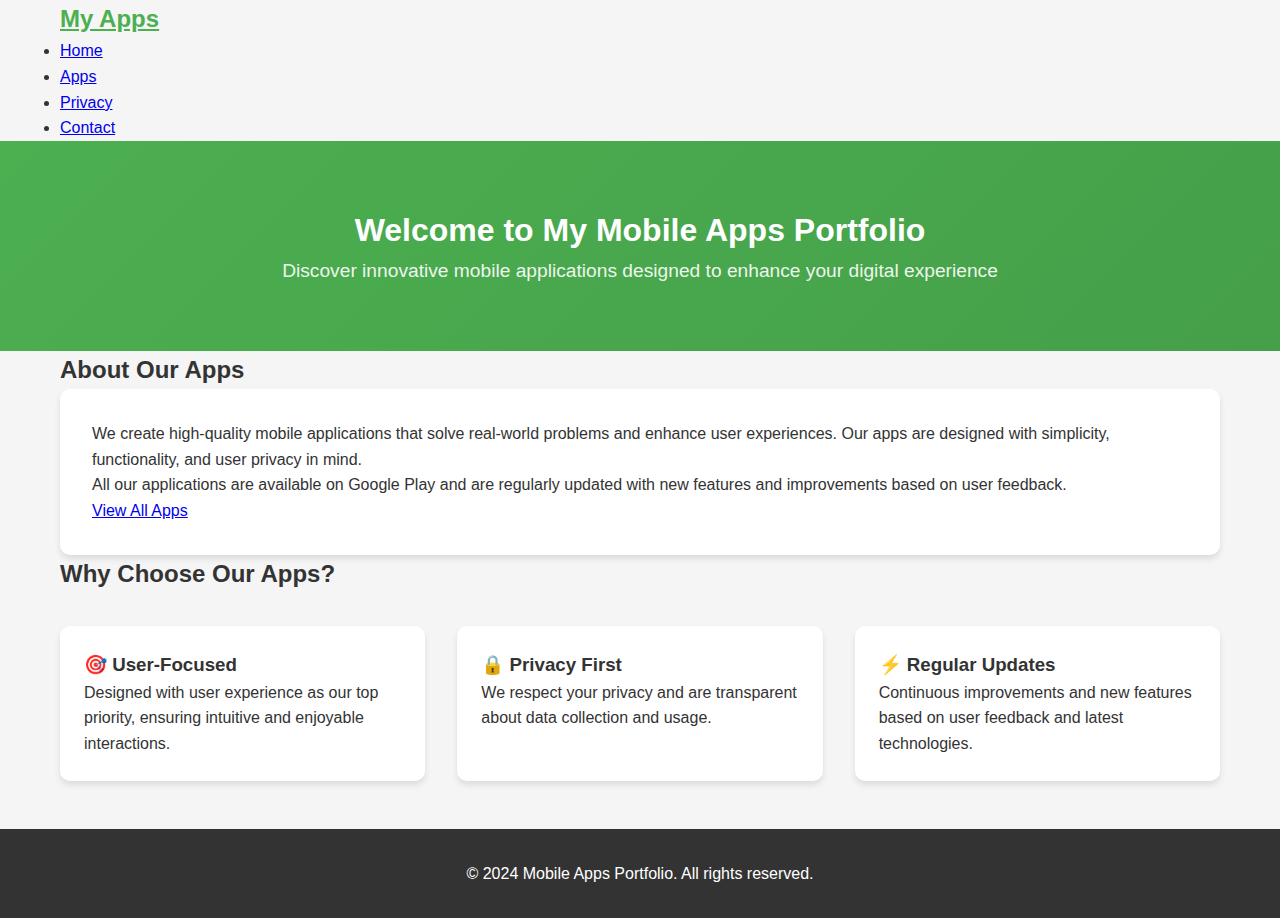
<file: index.html>
<!DOCTYPE html>
<html lang="en">
<head>
    <meta charset="UTF-8">
    <meta name="viewport" content="width=device-width, initial-scale=1.0">
    <meta name="description" content="Portfolio of mobile applications - Discover our innovative apps available on Google Play">
    <meta name="keywords" content="mobile apps, Android apps, Google Play, applications, portfolio">
    <meta name="author" content="Showgo1130">
    <meta property="og:title" content="Mobile Apps Portfolio">
    <meta property="og:description" content="Discover our innovative mobile applications available on Google Play">
    <meta property="og:type" content="website">
    <title>Mobile Apps Portfolio - Home</title>
    <link rel="stylesheet" href="css/style.css">
</head>
<body>
    <header>
        <nav class="container">
            <a href="index.html" class="logo">My Apps</a>
            <ul class="nav-links">
                <li><a href="index.html">Home</a></li>
                <li><a href="apps/index.html">Apps</a></li>
                <li><a href="privacy.html">Privacy</a></li>
                <li><a href="contact.html">Contact</a></li>
            </ul>
        </nav>
    </header>

    <div class="hero">
        <div class="container">
            <h1>Welcome to My Mobile Apps Portfolio</h1>
            <p>Discover innovative mobile applications designed to enhance your digital experience</p>
        </div>
    </div>

    <main class="container">
        <section>
            <h2>About Our Apps</h2>
            <div style="background: white; padding: 2rem; border-radius: 10px; box-shadow: 0 4px 6px rgba(0,0,0,0.1);">
                <p>We create high-quality mobile applications that solve real-world problems and enhance user experiences. Our apps are designed with simplicity, functionality, and user privacy in mind.</p>
                <p>All our applications are available on Google Play and are regularly updated with new features and improvements based on user feedback.</p>
                <a href="apps/index.html" class="button">View All Apps</a>
            </div>
        </section>

        <section>
            <h2>Why Choose Our Apps?</h2>
            <div class="app-grid">
                <div style="background: white; padding: 1.5rem; border-radius: 10px; box-shadow: 0 4px 6px rgba(0,0,0,0.1);">
                    <h3>🎯 User-Focused</h3>
                    <p>Designed with user experience as our top priority, ensuring intuitive and enjoyable interactions.</p>
                </div>
                <div style="background: white; padding: 1.5rem; border-radius: 10px; box-shadow: 0 4px 6px rgba(0,0,0,0.1);">
                    <h3>🔒 Privacy First</h3>
                    <p>We respect your privacy and are transparent about data collection and usage.</p>
                </div>
                <div style="background: white; padding: 1.5rem; border-radius: 10px; box-shadow: 0 4px 6px rgba(0,0,0,0.1);">
                    <h3>⚡ Regular Updates</h3>
                    <p>Continuous improvements and new features based on user feedback and latest technologies.</p>
                </div>
            </div>
        </section>
    </main>

    <footer>
        <div class="container">
            <p>&copy; 2024 Mobile Apps Portfolio. All rights reserved.</p>
        </div>
    </footer>
</body>
</html>
</file>
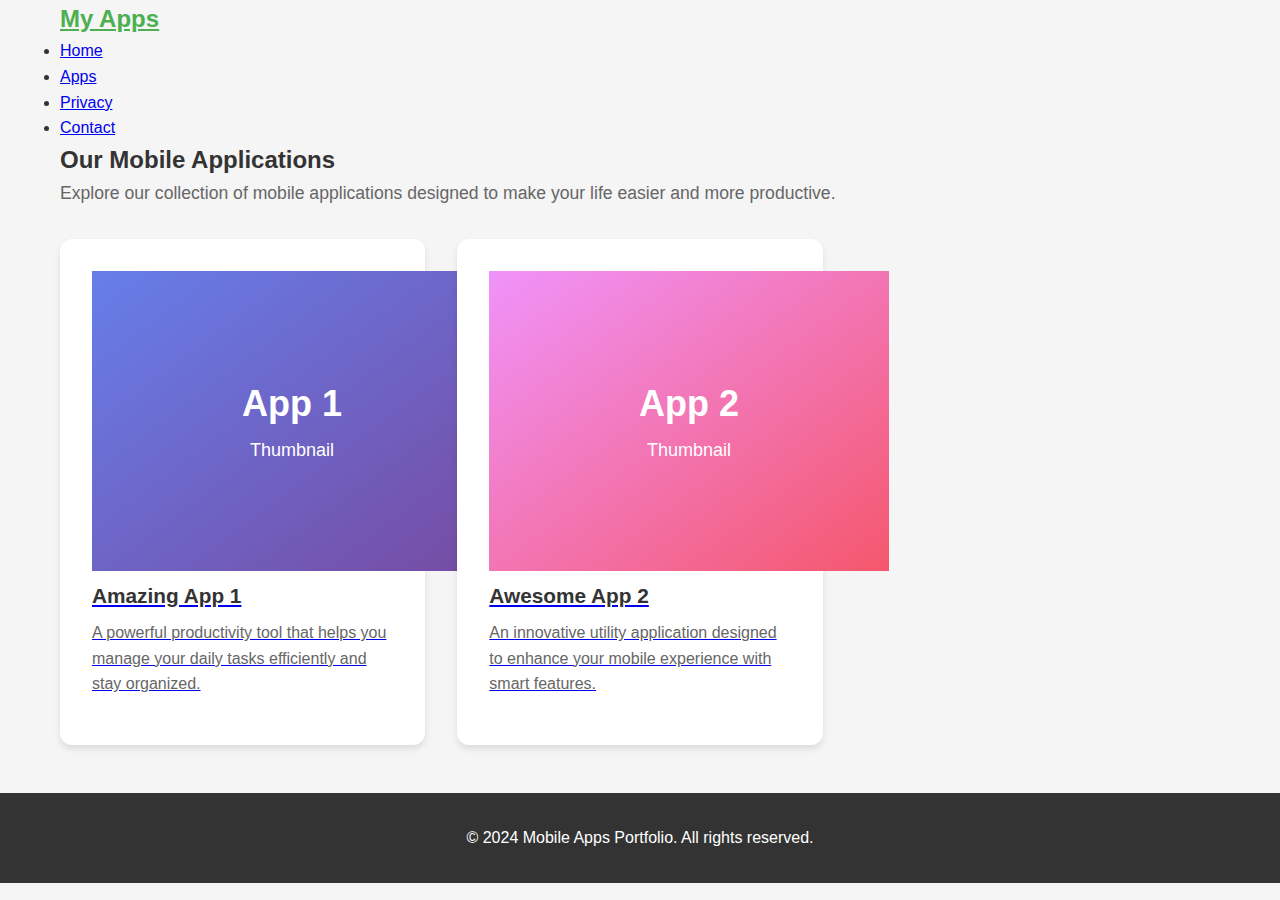
<file: apps/index.html>
<!DOCTYPE html>
<html lang="en">
<head>
    <meta charset="UTF-8">
    <meta name="viewport" content="width=device-width, initial-scale=1.0">
    <meta name="description" content="Browse our collection of mobile applications available on Google Play">
    <meta name="keywords" content="mobile apps, Android apps, Google Play, app store, applications">
    <meta name="author" content="Showgo1130">
    <meta property="og:title" content="Our Mobile Apps">
    <meta property="og:description" content="Browse our collection of mobile applications available on Google Play">
    <meta property="og:type" content="website">
    <title>Our Apps - Mobile Apps Portfolio</title>
    <link rel="stylesheet" href="../css/style.css">
</head>
<body>
    <header>
        <nav class="container">
            <a href="../index.html" class="logo">My Apps</a>
            <ul class="nav-links">
                <li><a href="../index.html">Home</a></li>
                <li><a href="index.html">Apps</a></li>
                <li><a href="../privacy.html">Privacy</a></li>
                <li><a href="../contact.html">Contact</a></li>
            </ul>
        </nav>
    </header>

    <main class="container">
        <section>
            <h2>Our Mobile Applications</h2>
            <p style="font-size: 1.1rem; color: #666; margin-bottom: 2rem;">
                Explore our collection of mobile applications designed to make your life easier and more productive.
            </p>
            
            <div class="app-grid">
                <a href="app1.html" class="app-card">
                    <img src="../img/app1-thumb.svg" alt="App 1 Thumbnail" class="app-thumbnail">
                    <h3>Amazing App 1</h3>
                    <p>A powerful productivity tool that helps you manage your daily tasks efficiently and stay organized.</p>
                </a>
                
                <a href="app2.html" class="app-card">
                    <img src="../img/app2-thumb.svg" alt="App 2 Thumbnail" class="app-thumbnail">
                    <h3>Awesome App 2</h3>
                    <p>An innovative utility application designed to enhance your mobile experience with smart features.</p>
                </a>
            </div>
        </section>
    </main>

    <footer>
        <div class="container">
            <p>&copy; 2024 Mobile Apps Portfolio. All rights reserved.</p>
        </div>
    </footer>
</body>
</html>
</file>
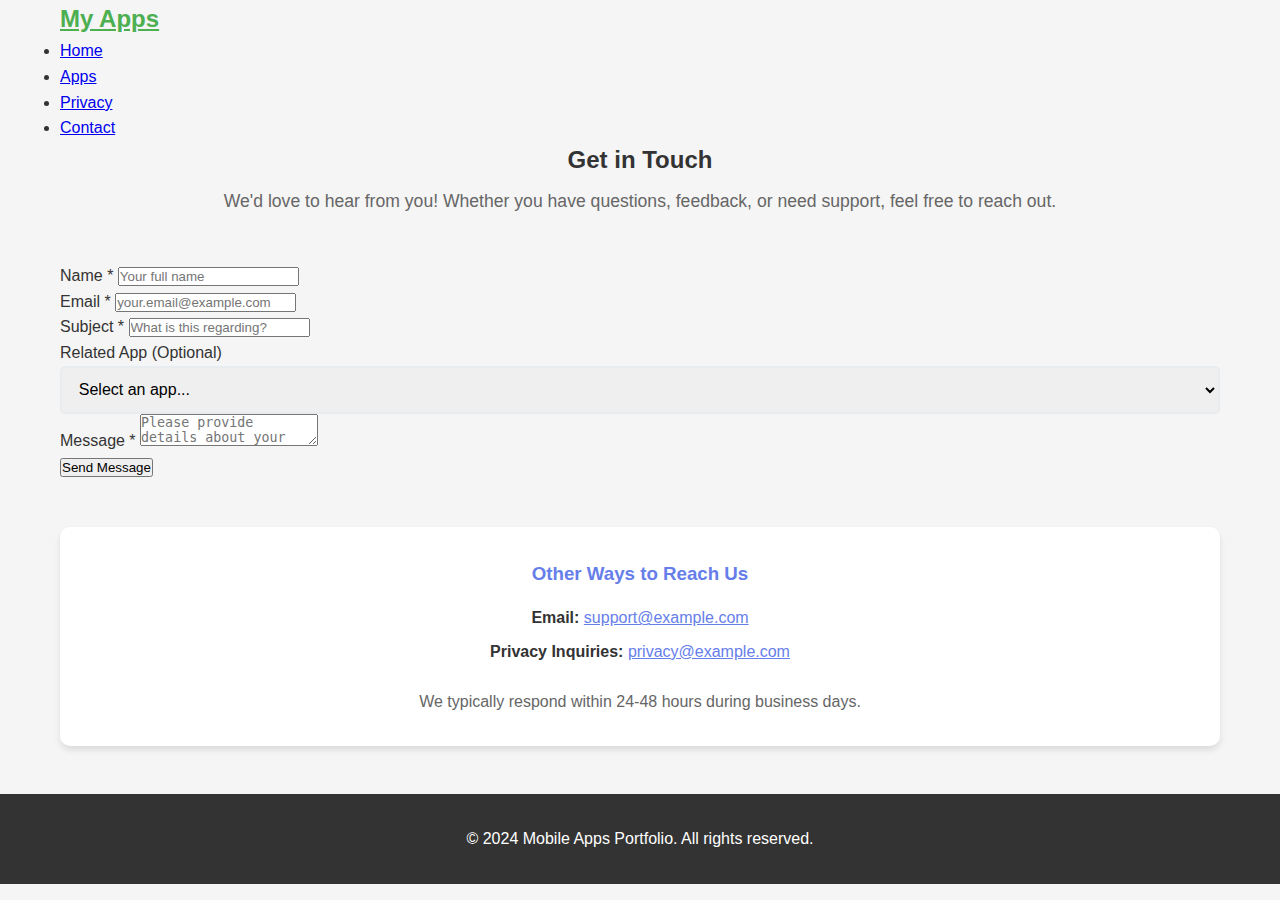
<file: contact.html>
<!DOCTYPE html>
<html lang="en">
<head>
    <meta charset="UTF-8">
    <meta name="viewport" content="width=device-width, initial-scale=1.0">
    <meta name="description" content="Contact us for support, feedback, or inquiries about our mobile applications">
    <meta name="keywords" content="contact, support, feedback, mobile apps, inquiry">
    <meta name="author" content="Showgo1130">
    <meta property="og:title" content="Contact Us">
    <meta property="og:description" content="Get in touch with us for support, feedback, or inquiries">
    <meta property="og:type" content="website">
    <title>Contact Us - Mobile Apps Portfolio</title>
    <link rel="stylesheet" href="css/style.css">
</head>
<body>
    <header>
        <nav class="container">
            <a href="index.html" class="logo">My Apps</a>
            <ul class="nav-links">
                <li><a href="index.html">Home</a></li>
                <li><a href="apps/index.html">Apps</a></li>
                <li><a href="privacy.html">Privacy</a></li>
                <li><a href="contact.html">Contact</a></li>
            </ul>
        </nav>
    </header>

    <main class="container">
        <section>
            <h2 style="text-align: center; margin-bottom: 0.5rem;">Get in Touch</h2>
            <p style="text-align: center; font-size: 1.1rem; color: #666; margin-bottom: 3rem;">
                We'd love to hear from you! Whether you have questions, feedback, or need support, feel free to reach out.
            </p>

            <form class="contact-form" method="POST" action="#" onsubmit="return handleSubmit(event)">
                <div class="form-group">
                    <label for="name">Name *</label>
                    <input type="text" id="name" name="name" required placeholder="Your full name">
                </div>

                <div class="form-group">
                    <label for="email">Email *</label>
                    <input type="email" id="email" name="email" required placeholder="your.email@example.com">
                </div>

                <div class="form-group">
                    <label for="subject">Subject *</label>
                    <input type="text" id="subject" name="subject" required placeholder="What is this regarding?">
                </div>

                <div class="form-group">
                    <label for="app">Related App (Optional)</label>
                    <select id="app" name="app" style="width: 100%; padding: 0.8rem; border: 2px solid #e9ecef; border-radius: 5px; font-size: 1rem; font-family: inherit;">
                        <option value="">Select an app...</option>
                        <option value="app1">Amazing App 1</option>
                        <option value="app2">Awesome App 2</option>
                        <option value="general">General Inquiry</option>
                    </select>
                </div>

                <div class="form-group">
                    <label for="message">Message *</label>
                    <textarea id="message" name="message" required placeholder="Please provide details about your inquiry..."></textarea>
                </div>

                <button type="submit">Send Message</button>
            </form>

            <div style="margin-top: 3rem; text-align: center; background: white; padding: 2rem; border-radius: 10px; box-shadow: 0 4px 6px rgba(0,0,0,0.1);">
                <h3 style="color: #667eea; margin-bottom: 1rem;">Other Ways to Reach Us</h3>
                <p style="margin-bottom: 0.5rem;">
                    <strong>Email:</strong> <a href="mailto:support@example.com" style="color: #667eea;">support@example.com</a>
                </p>
                <p style="margin-bottom: 0.5rem;">
                    <strong>Privacy Inquiries:</strong> <a href="mailto:privacy@example.com" style="color: #667eea;">privacy@example.com</a>
                </p>
                <p style="margin-top: 1.5rem; color: #666;">
                    We typically respond within 24-48 hours during business days.
                </p>
            </div>
        </section>
    </main>

    <footer>
        <div class="container">
            <p>&copy; 2024 Mobile Apps Portfolio. All rights reserved.</p>
        </div>
    </footer>

    <script>
        function handleSubmit(event) {
            event.preventDefault();
            
            // Get form data
            const formData = new FormData(event.target);
            const data = Object.fromEntries(formData.entries());
            
            // Display success message
            alert('Thank you for your message! We will get back to you as soon as possible.\n\nNote: This is a demo form. In a production environment, this would send your message to our servers.');
            
            // Reset form
            event.target.reset();
            
            return false;
        }
    </script>
</body>
</html>
</file>
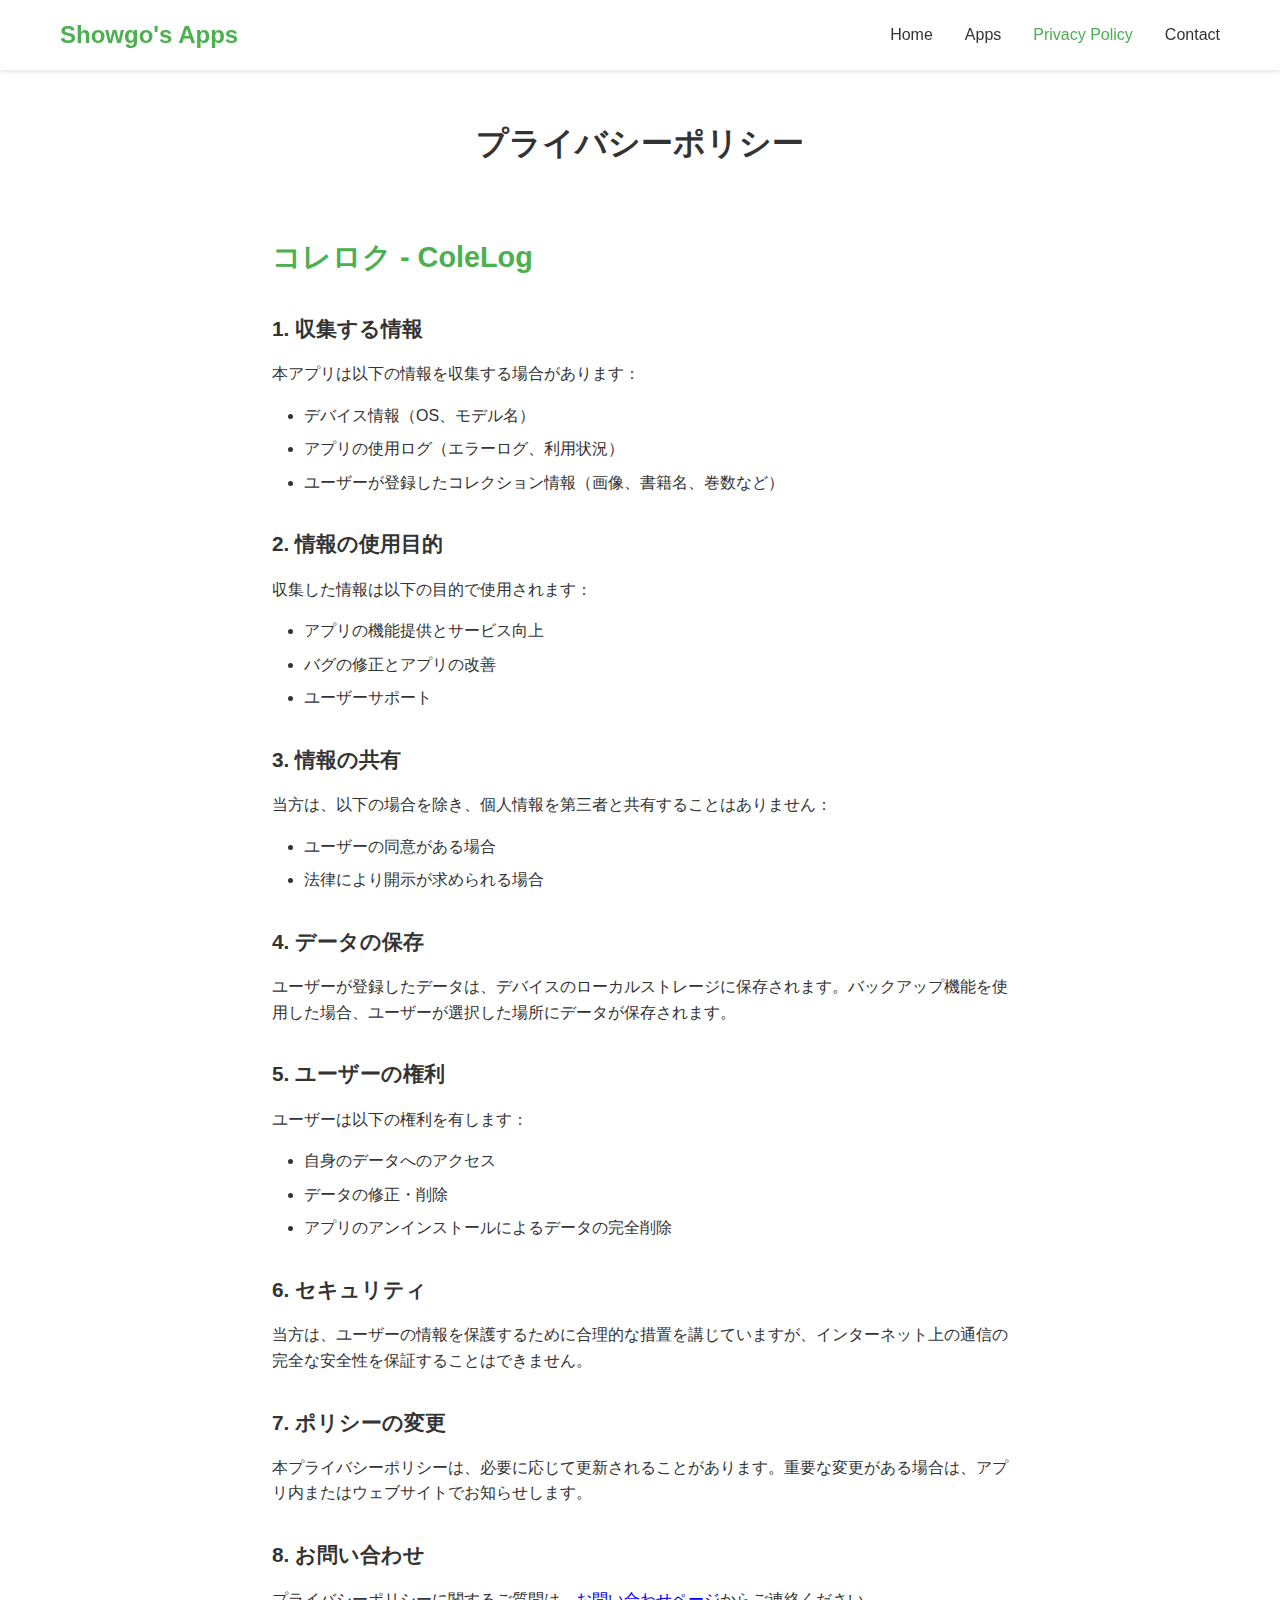
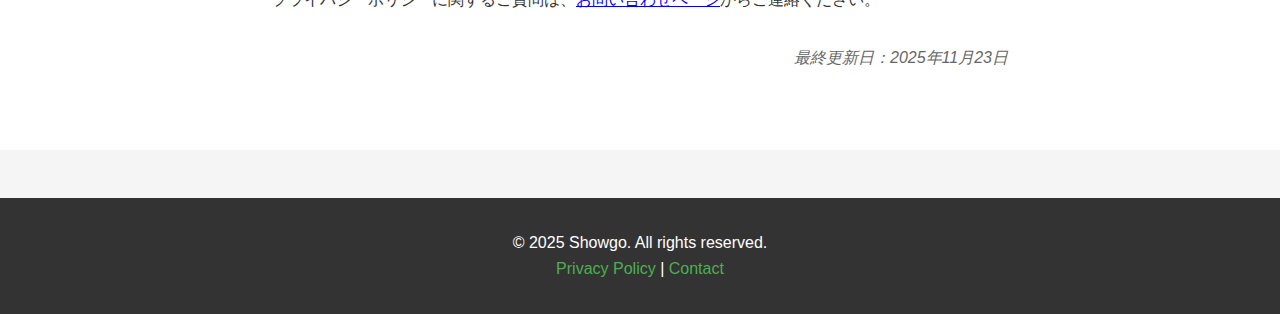
<file: privacy.html>
<!DOCTYPE html>
<html lang="ja">
<head>
    <meta charset="UTF-8">
    <meta name="viewport" content="width=device-width, initial-scale=1.0">
    <meta name="description" content="プライバシーポリシー">
    <title>Privacy Policy - Showgo's Apps</title>
    <link rel="stylesheet" href="css/style.css">
</head>
<body>
    <nav class="navbar">
        <div class="container">
            <h1 class="logo">Showgo's Apps</h1>
            <ul class="nav-menu">
                <li><a href="index.html">Home</a></li>
                <li><a href="apps/index.html">Apps</a></li>
                <li><a href="privacy.html" class="active">Privacy Policy</a></li>
                <li><a href="contact.html">Contact</a></li>
            </ul>
        </div>
    </nav>

    <section class="privacy-policy">
        <div class="container">
            <h2>プライバシーポリシー</h2>
            
            <div class="policy-section" id="colelog">
                <h3>コレロク - ColeLog</h3>
                
                <h4>1. 収集する情報</h4>
                <p>本アプリは以下の情報を収集する場合があります：</p>
                <ul>
                    <li>デバイス情報（OS、モデル名）</li>
                    <li>アプリの使用ログ（エラーログ、利用状況）</li>
                    <li>ユーザーが登録したコレクション情報（画像、書籍名、巻数など）</li>
                </ul>

                <h4>2. 情報の使用目的</h4>
                <p>収集した情報は以下の目的で使用されます：</p>
                <ul>
                    <li>アプリの機能提供とサービス向上</li>
                    <li>バグの修正とアプリの改善</li>
                    <li>ユーザーサポート</li>
                </ul>

                <h4>3. 情報の共有</h4>
                <p>当方は、以下の場合を除き、個人情報を第三者と共有することはありません：</p>
                <ul>
                    <li>ユーザーの同意がある場合</li>
                    <li>法律により開示が求められる場合</li>
                </ul>

                <h4>4. データの保存</h4>
                <p>ユーザーが登録したデータは、デバイスのローカルストレージに保存されます。バックアップ機能を使用した場合、ユーザーが選択した場所にデータが保存されます。</p>

                <h4>5. ユーザーの権利</h4>
                <p>ユーザーは以下の権利を有します：</p>
                <ul>
                    <li>自身のデータへのアクセス</li>
                    <li>データの修正・削除</li>
                    <li>アプリのアンインストールによるデータの完全削除</li>
                </ul>

                <h4>6. セキュリティ</h4>
                <p>当方は、ユーザーの情報を保護するために合理的な措置を講じていますが、インターネット上の通信の完全な安全性を保証することはできません。</p>

                <h4>7. ポリシーの変更</h4>
                <p>本プライバシーポリシーは、必要に応じて更新されることがあります。重要な変更がある場合は、アプリ内またはウェブサイトでお知らせします。</p>

                <h4>8. お問い合わせ</h4>
                <p>プライバシーポリシーに関するご質問は、<a href="contact.html">お問い合わせページ</a>からご連絡ください。</p>

                <p class="update-date">最終更新日：2025年11月23日</p>
            </div>
        </div>
    </section>

    <footer>
        <div class="container">
            <p>&copy; 2025 Showgo. All rights reserved.</p>
            <p><a href="privacy.html">Privacy Policy</a> | <a href="contact.html">Contact</a></p>
        </div>
    </footer>
</body>
</html>
</file>
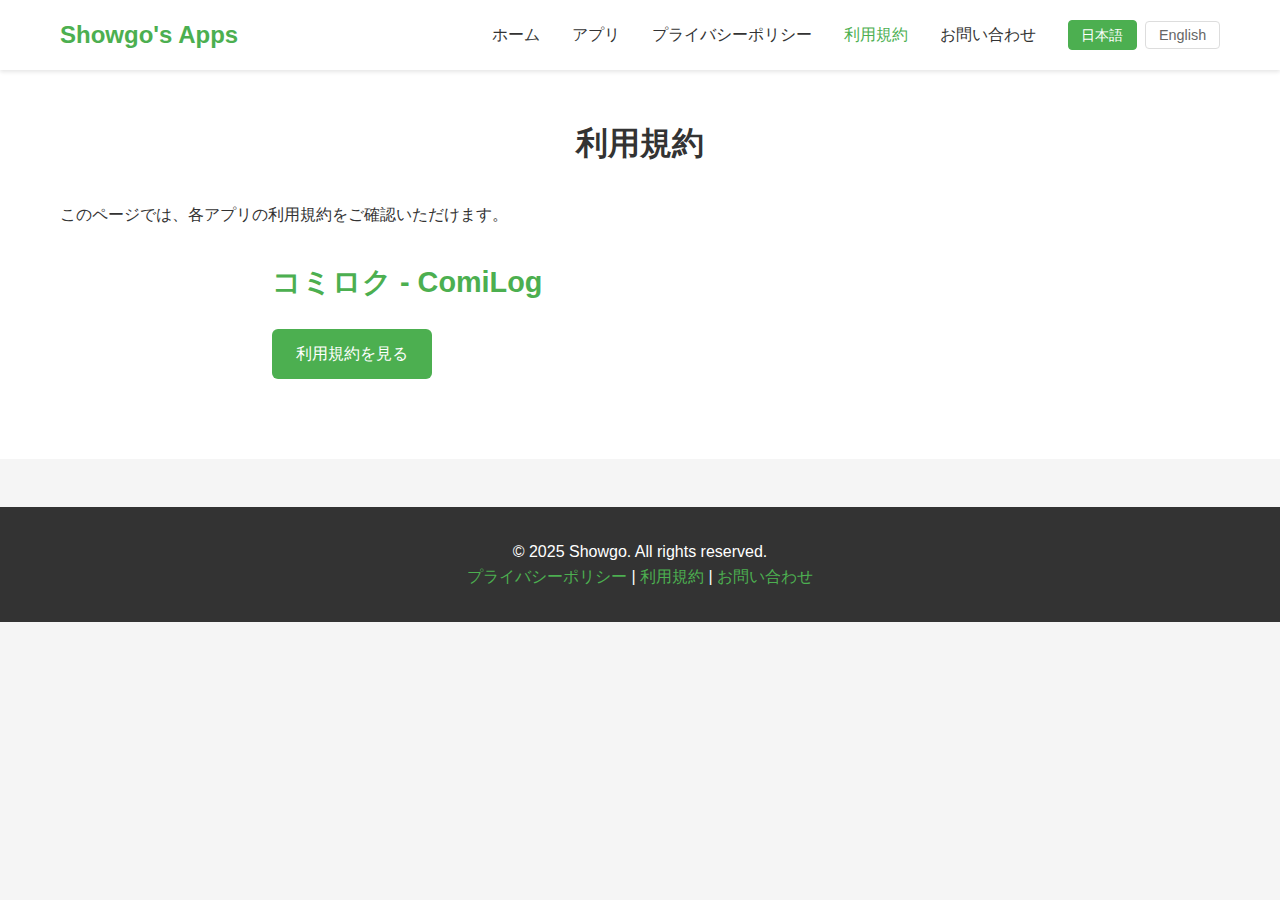
<file: terms.html>
<!DOCTYPE html>
<html lang="ja">
<head>
    <meta charset="UTF-8">
    <meta name="viewport" content="width=device-width, initial-scale=1.0">
    <meta name="description" content="利用規約">
    <title>Terms of Service - Showgo's Apps</title>
    <link rel="stylesheet" href="css/style.css">
    <script src="js/i18n.js" defer></script>
</head>
<body>
    <nav class="navbar">
        <div class="container">
            <h1 class="logo">Showgo's Apps</h1>
            <div style="display: flex; align-items: center; gap: 2rem; flex-wrap: wrap;">
                <ul class="nav-menu">
                    <li><a href="index.html" data-i18n="nav.home">ホーム</a></li>
                    <li><a href="apps/index.html" data-i18n="nav.apps">アプリ</a></li>
                    <li><a href="privacy.html" data-i18n="nav.privacy">プライバシーポリシー</a></li>
                    <li><a href="terms.html" class="active" data-i18n="nav.terms">利用規約</a></li>
                    <li><a href="contact.html" data-i18n="nav.contact">お問い合わせ</a></li>
                </ul>
                <div class="lang-switch">
                    <button data-lang="ja">日本語</button>
                    <button data-lang="en">English</button>
                </div>
            </div>
        </div>
    </nav>

    <section class="privacy-policy">
        <div class="container">
            <h2 data-i18n="terms.title">利用規約</h2>
            <p data-i18n="terms.subtitle">このページでは、各アプリの利用規約をご確認いただけます。</p>
            
            <div class="policy-section" id="comilog-terms">
                <h3 data-i18n="terms.app.comilog">コミロク - ComiLog</h3>
                <a href="apps/comilog-terms.html" class="btn" data-i18n="terms.app.view">利用規約を見る</a>
            </div>
        </div>
    </section>

    <footer>
        <div class="container">
            <p data-i18n="footer.rights">&copy; 2025 Showgo. All rights reserved.</p>
            <p><a href="privacy.html" data-i18n="nav.privacy">プライバシーポリシー</a> | <a href="terms.html" data-i18n="nav.terms">利用規約</a> | <a href="contact.html" data-i18n="nav.contact">お問い合わせ</a></p>
        </div>
    </footer>
</body>
</html>
</file>
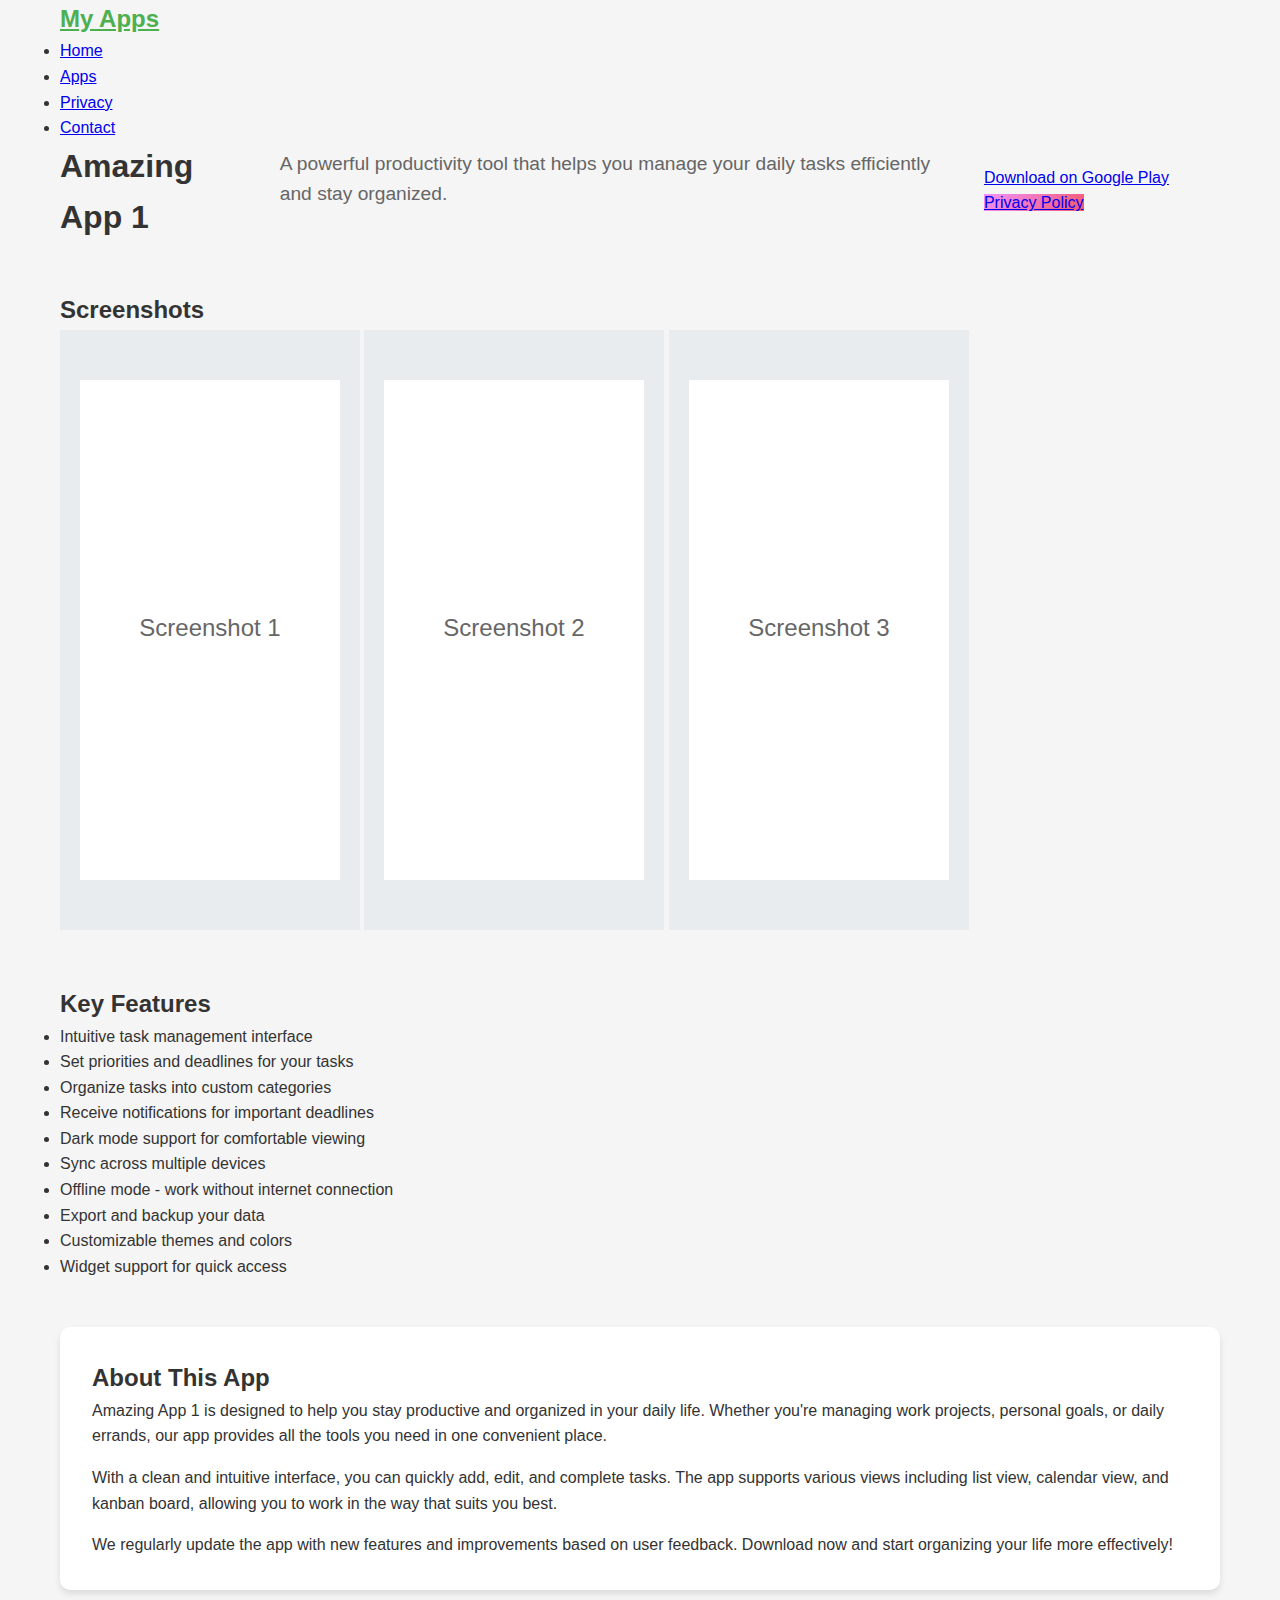
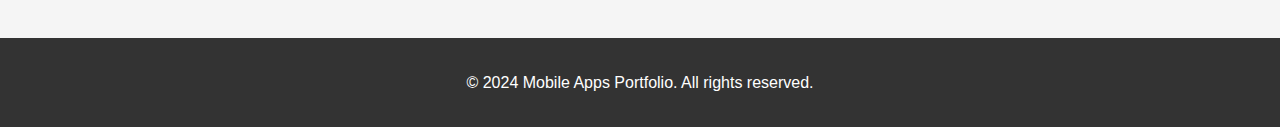
<file: apps/app1.html>
<!DOCTYPE html>
<html lang="en">
<head>
    <meta charset="UTF-8">
    <meta name="viewport" content="width=device-width, initial-scale=1.0">
    <meta name="description" content="Amazing App 1 - A powerful productivity tool for managing daily tasks">
    <meta name="keywords" content="productivity app, task manager, Android app, Google Play">
    <meta name="author" content="Showgo1130">
    <meta property="og:title" content="Amazing App 1">
    <meta property="og:description" content="A powerful productivity tool that helps you manage your daily tasks efficiently">
    <meta property="og:type" content="website">
    <title>Amazing App 1 - Mobile Apps Portfolio</title>
    <link rel="stylesheet" href="../css/style.css">
</head>
<body>
    <header>
        <nav class="container">
            <a href="../index.html" class="logo">My Apps</a>
            <ul class="nav-links">
                <li><a href="../index.html">Home</a></li>
                <li><a href="index.html">Apps</a></li>
                <li><a href="../privacy.html">Privacy</a></li>
                <li><a href="../contact.html">Contact</a></li>
            </ul>
        </nav>
    </header>

    <main class="container">
        <div class="app-header">
            <h1>Amazing App 1</h1>
            <p style="font-size: 1.2rem; color: #666; margin-top: 0.5rem;">
                A powerful productivity tool that helps you manage your daily tasks efficiently and stay organized.
            </p>
            <div style="margin-top: 1.5rem;">
                <a href="#" class="button">Download on Google Play</a>
                <a href="../privacy.html" class="button" style="background: linear-gradient(135deg, #f093fb 0%, #f5576c 100%);">Privacy Policy</a>
            </div>
        </div>

        <section>
            <h2>Screenshots</h2>
            <div class="screenshots">
                <img src="../img/screenshot1.svg" alt="App Screenshot 1" class="screenshot">
                <img src="../img/screenshot2.svg" alt="App Screenshot 2" class="screenshot">
                <img src="../img/screenshot3.svg" alt="App Screenshot 3" class="screenshot">
            </div>
        </section>

        <section class="features">
            <h2>Key Features</h2>
            <ul>
                <li>Intuitive task management interface</li>
                <li>Set priorities and deadlines for your tasks</li>
                <li>Organize tasks into custom categories</li>
                <li>Receive notifications for important deadlines</li>
                <li>Dark mode support for comfortable viewing</li>
                <li>Sync across multiple devices</li>
                <li>Offline mode - work without internet connection</li>
                <li>Export and backup your data</li>
                <li>Customizable themes and colors</li>
                <li>Widget support for quick access</li>
            </ul>
        </section>

        <section>
            <div style="background: white; padding: 2rem; border-radius: 10px; box-shadow: 0 4px 6px rgba(0,0,0,0.1);">
                <h2>About This App</h2>
                <p style="margin-bottom: 1rem;">
                    Amazing App 1 is designed to help you stay productive and organized in your daily life. 
                    Whether you're managing work projects, personal goals, or daily errands, our app provides 
                    all the tools you need in one convenient place.
                </p>
                <p style="margin-bottom: 1rem;">
                    With a clean and intuitive interface, you can quickly add, edit, and complete tasks. 
                    The app supports various views including list view, calendar view, and kanban board, 
                    allowing you to work in the way that suits you best.
                </p>
                <p>
                    We regularly update the app with new features and improvements based on user feedback. 
                    Download now and start organizing your life more effectively!
                </p>
            </div>
        </section>
    </main>

    <footer>
        <div class="container">
            <p>&copy; 2024 Mobile Apps Portfolio. All rights reserved.</p>
        </div>
    </footer>
</body>
</html>
</file>
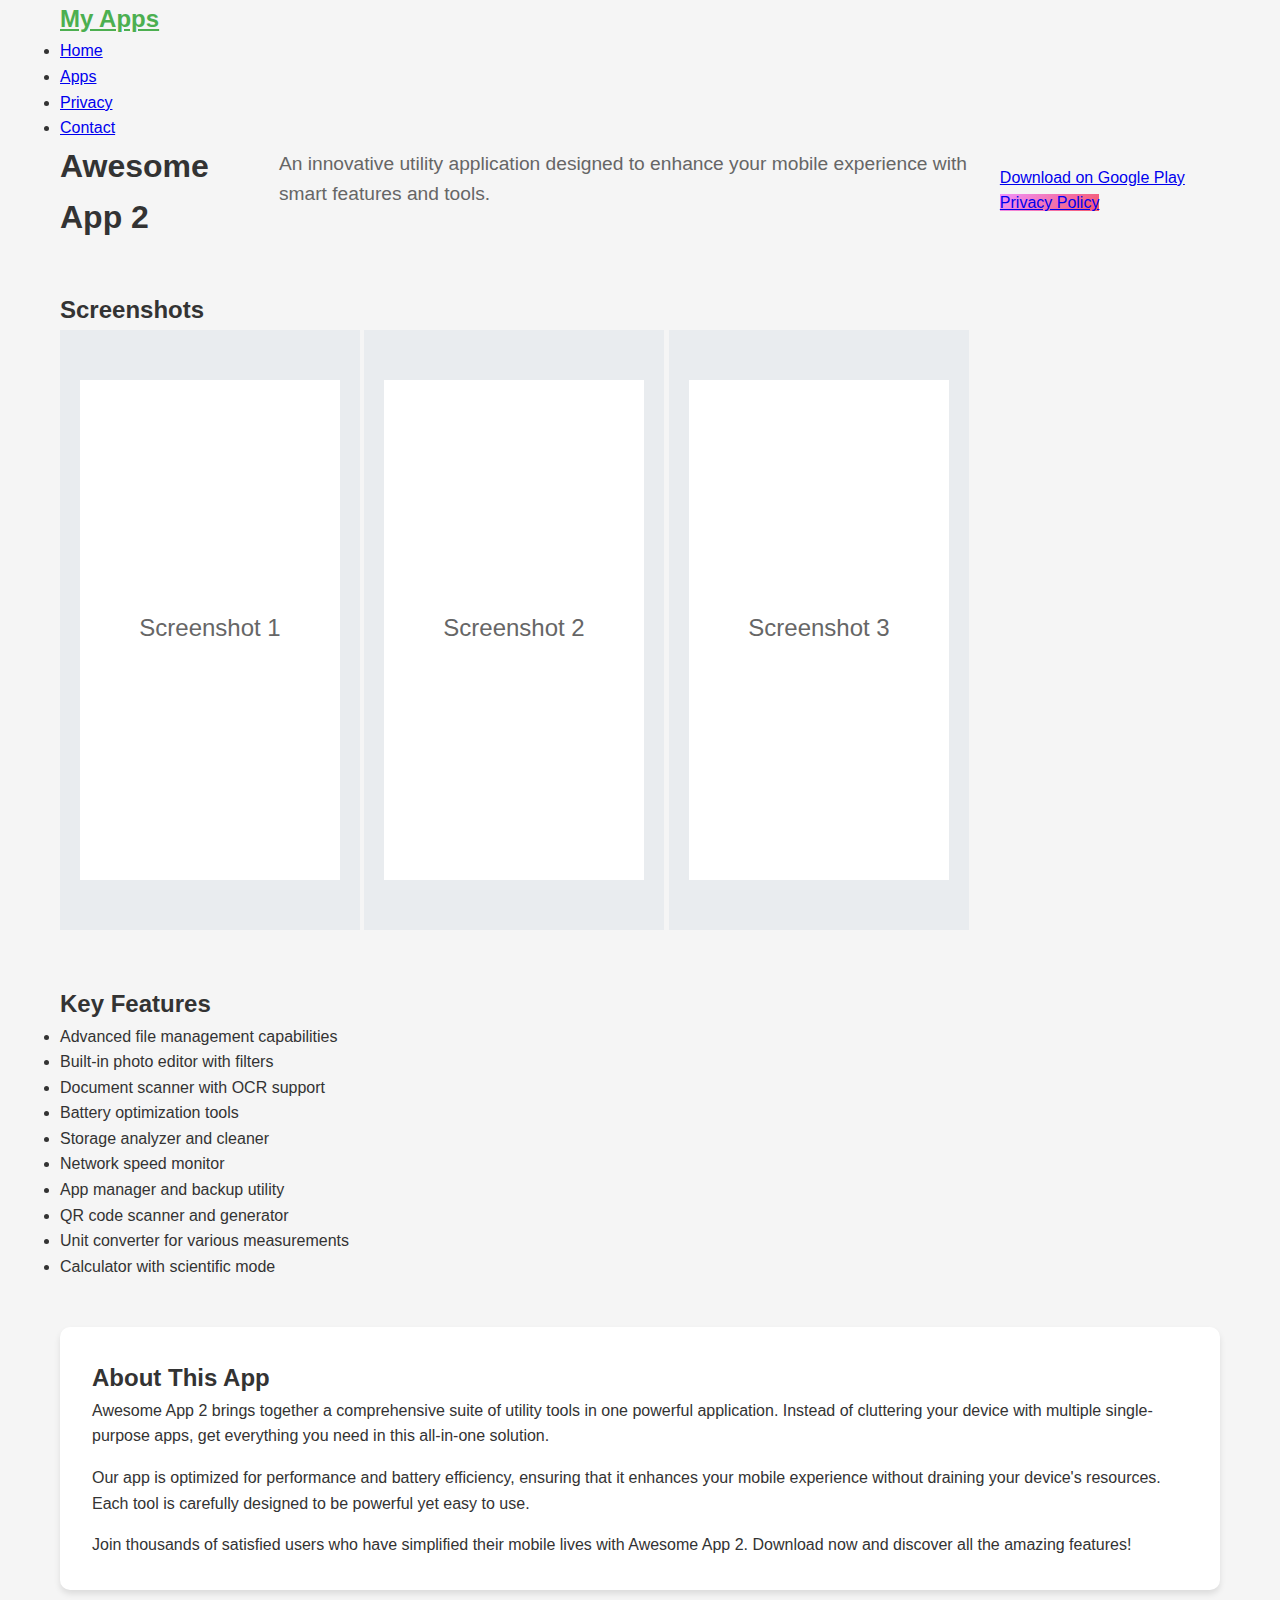
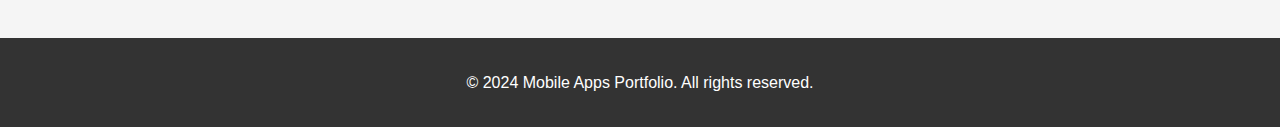
<file: apps/app2.html>
<!DOCTYPE html>
<html lang="en">
<head>
    <meta charset="UTF-8">
    <meta name="viewport" content="width=device-width, initial-scale=1.0">
    <meta name="description" content="Awesome App 2 - An innovative utility application for enhanced mobile experience">
    <meta name="keywords" content="utility app, mobile tools, Android app, Google Play">
    <meta name="author" content="Showgo1130">
    <meta property="og:title" content="Awesome App 2">
    <meta property="og:description" content="An innovative utility application designed to enhance your mobile experience">
    <meta property="og:type" content="website">
    <title>Awesome App 2 - Mobile Apps Portfolio</title>
    <link rel="stylesheet" href="../css/style.css">
</head>
<body>
    <header>
        <nav class="container">
            <a href="../index.html" class="logo">My Apps</a>
            <ul class="nav-links">
                <li><a href="../index.html">Home</a></li>
                <li><a href="index.html">Apps</a></li>
                <li><a href="../privacy.html">Privacy</a></li>
                <li><a href="../contact.html">Contact</a></li>
            </ul>
        </nav>
    </header>

    <main class="container">
        <div class="app-header">
            <h1>Awesome App 2</h1>
            <p style="font-size: 1.2rem; color: #666; margin-top: 0.5rem;">
                An innovative utility application designed to enhance your mobile experience with smart features and tools.
            </p>
            <div style="margin-top: 1.5rem;">
                <a href="#" class="button">Download on Google Play</a>
                <a href="../privacy.html" class="button" style="background: linear-gradient(135deg, #f093fb 0%, #f5576c 100%);">Privacy Policy</a>
            </div>
        </div>

        <section>
            <h2>Screenshots</h2>
            <div class="screenshots">
                <img src="../img/screenshot1.svg" alt="App Screenshot 1" class="screenshot">
                <img src="../img/screenshot2.svg" alt="App Screenshot 2" class="screenshot">
                <img src="../img/screenshot3.svg" alt="App Screenshot 3" class="screenshot">
            </div>
        </section>

        <section class="features">
            <h2>Key Features</h2>
            <ul>
                <li>Advanced file management capabilities</li>
                <li>Built-in photo editor with filters</li>
                <li>Document scanner with OCR support</li>
                <li>Battery optimization tools</li>
                <li>Storage analyzer and cleaner</li>
                <li>Network speed monitor</li>
                <li>App manager and backup utility</li>
                <li>QR code scanner and generator</li>
                <li>Unit converter for various measurements</li>
                <li>Calculator with scientific mode</li>
            </ul>
        </section>

        <section>
            <div style="background: white; padding: 2rem; border-radius: 10px; box-shadow: 0 4px 6px rgba(0,0,0,0.1);">
                <h2>About This App</h2>
                <p style="margin-bottom: 1rem;">
                    Awesome App 2 brings together a comprehensive suite of utility tools in one powerful application. 
                    Instead of cluttering your device with multiple single-purpose apps, get everything you need 
                    in this all-in-one solution.
                </p>
                <p style="margin-bottom: 1rem;">
                    Our app is optimized for performance and battery efficiency, ensuring that it enhances your 
                    mobile experience without draining your device's resources. Each tool is carefully designed 
                    to be powerful yet easy to use.
                </p>
                <p>
                    Join thousands of satisfied users who have simplified their mobile lives with Awesome App 2. 
                    Download now and discover all the amazing features!
                </p>
            </div>
        </section>
    </main>

    <footer>
        <div class="container">
            <p>&copy; 2024 Mobile Apps Portfolio. All rights reserved.</p>
        </div>
    </footer>
</body>
</html>
</file>
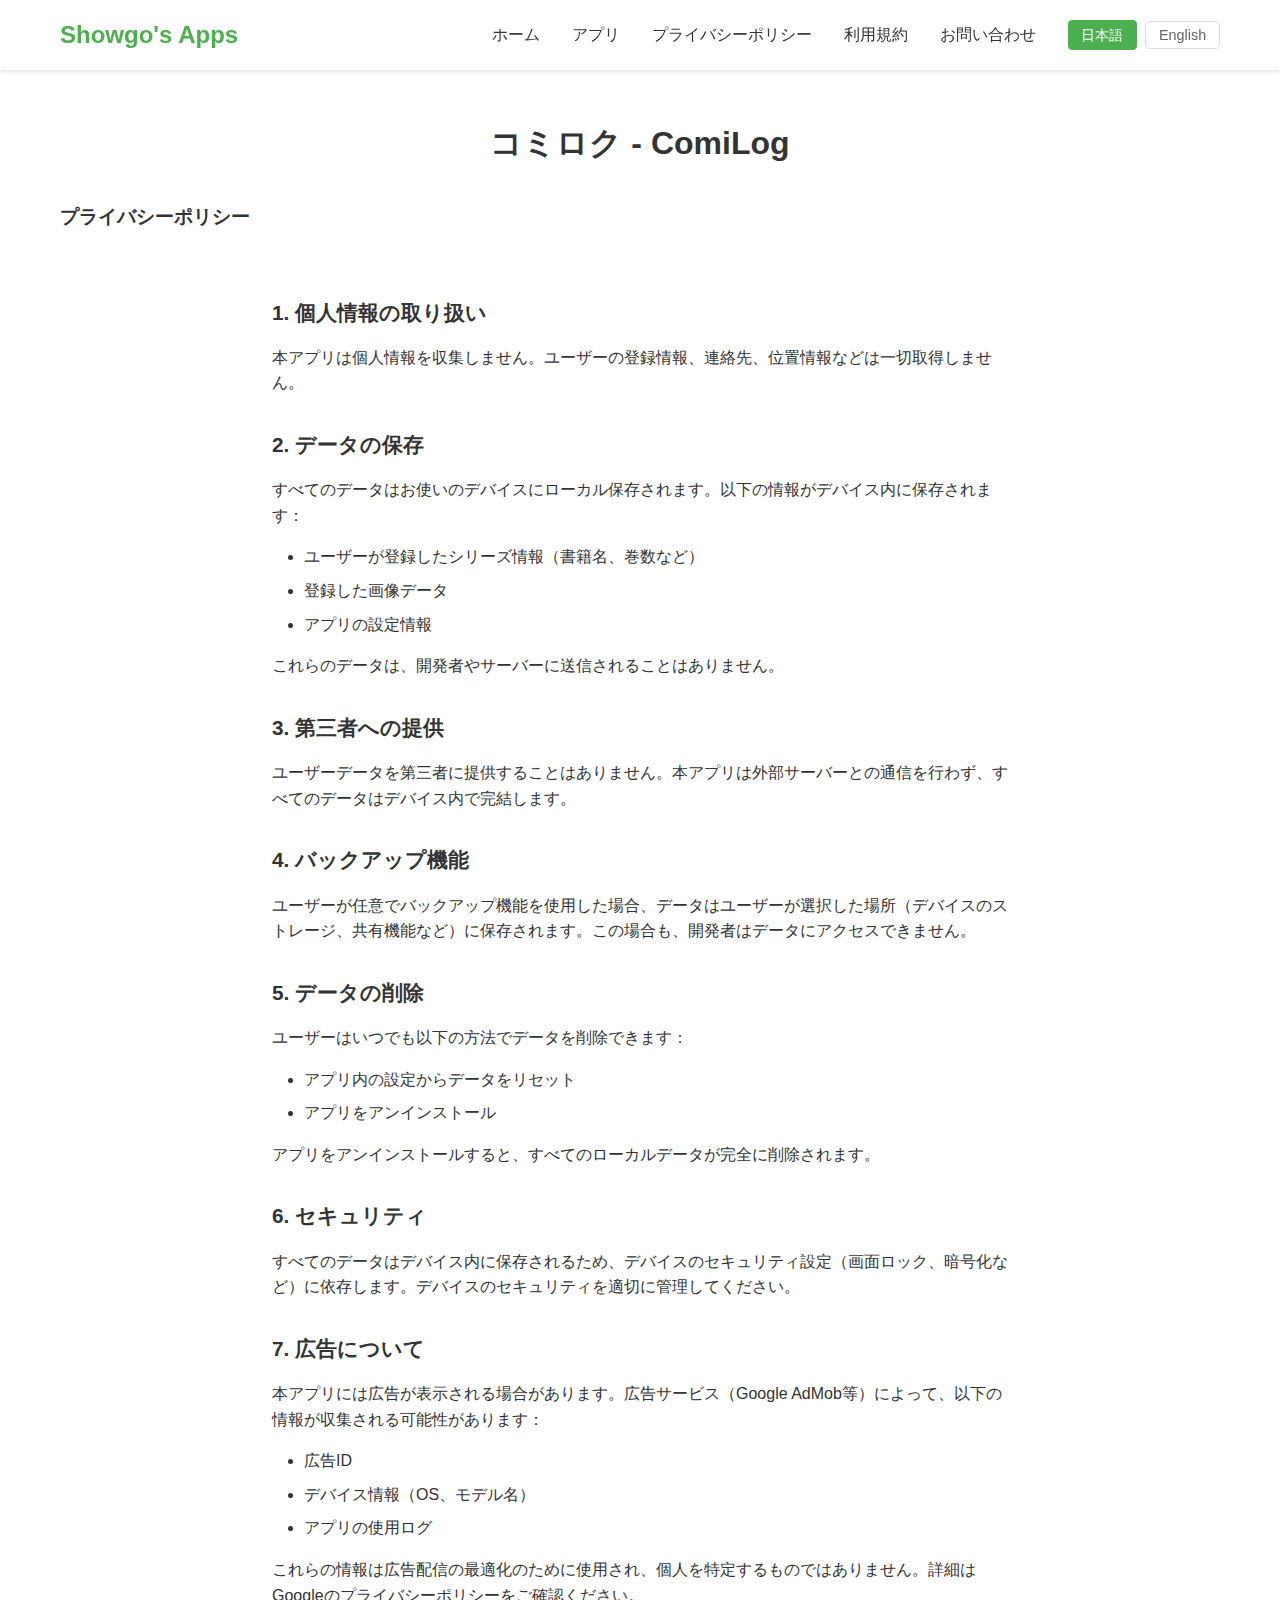
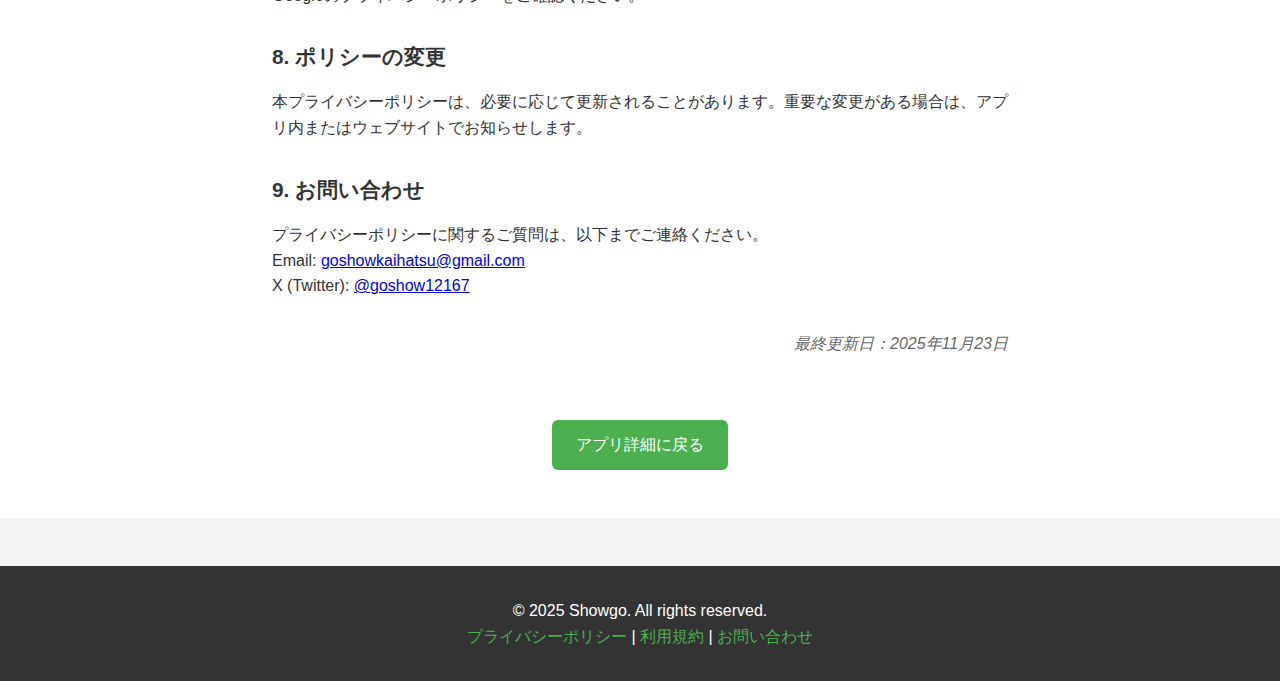
<file: apps/comilog-privacy.html>
<!DOCTYPE html>
<html lang="ja">
<head>
    <meta charset="UTF-8">
    <meta name="viewport" content="width=device-width, initial-scale=1.0">
    <meta name="description" content="コミロク - ComiLog プライバシーポリシー">
    <title>Privacy Policy - コミロク ComiLog</title>
    <link rel="stylesheet" href="../css/style.css">
    <script src="../js/i18n.js" defer></script>
</head>
<body>
    <nav class="navbar">
        <div class="container">
            <h1 class="logo">Showgo's Apps</h1>
            <div style="display: flex; align-items: center; gap: 2rem; flex-wrap: wrap;">
                <ul class="nav-menu">
                    <li><a href="../index.html" data-i18n="nav.home">ホーム</a></li>
                    <li><a href="index.html" data-i18n="nav.apps">アプリ</a></li>
                    <li><a href="../privacy.html" data-i18n="nav.privacy">プライバシーポリシー</a></li>
                    <li><a href="../terms.html" data-i18n="nav.terms">利用規約</a></li>
                    <li><a href="../contact.html" data-i18n="nav.contact">お問い合わせ</a></li>
                </ul>
                <div class="lang-switch">
                    <button data-lang="ja">日本語</button>
                    <button data-lang="en">English</button>
                </div>
            </div>
        </div>
    </nav>

    <section class="privacy-policy">
        <div class="container">
            <h2>コミロク - ComiLog</h2>
            <h3 data-i18n="policy.privacy.title">プライバシーポリシー</h3>
            
            <div class="policy-section">
                <h4 data-i18n="policy.privacy.h1">1. 個人情報の取り扱い</h4>
                <p data-i18n="policy.privacy.p1">本アプリは個人情報を収集しません。ユーザーの登録情報、連絡先、位置情報などは一切取得しません。</p>

                <h4 data-i18n="policy.privacy.h2">2. データの保存</h4>
                <p data-i18n="policy.privacy.p2">すべてのデータはお使いのデバイスにローカル保存されます。以下の情報がデバイス内に保存されます：</p>
                <ul>
                    <li data-i18n="policy.privacy.li2-1">ユーザーが登録したシリーズ情報（書籍名、巻数など）</li>
                    <li data-i18n="policy.privacy.li2-2">登録した画像データ</li>
                    <li data-i18n="policy.privacy.li2-3">アプリの設定情報</li>
                </ul>
                <p data-i18n="policy.privacy.p2-2">これらのデータは、開発者やサーバーに送信されることはありません。</p>

                <h4 data-i18n="policy.privacy.h3">3. 第三者への提供</h4>
                <p data-i18n="policy.privacy.p3">ユーザーデータを第三者に提供することはありません。本アプリは外部サーバーとの通信を行わず、すべてのデータはデバイス内で完結します。</p>

                <h4 data-i18n="policy.privacy.h4">4. バックアップ機能</h4>
                <p data-i18n="policy.privacy.p4">ユーザーが任意でバックアップ機能を使用した場合、データはユーザーが選択した場所（デバイスのストレージ、共有機能など）に保存されます。この場合も、開発者はデータにアクセスできません。</p>

                <h4 data-i18n="policy.privacy.h5">5. データの削除</h4>
                <p data-i18n="policy.privacy.p5">ユーザーはいつでも以下の方法でデータを削除できます：</p>
                <ul>
                    <li data-i18n="policy.privacy.li5-1">アプリ内の設定からデータをリセット</li>
                    <li data-i18n="policy.privacy.li5-2">アプリをアンインストール</li>
                </ul>
                <p data-i18n="policy.privacy.p5-2">アプリをアンインストールすると、すべてのローカルデータが完全に削除されます。</p>

                <h4 data-i18n="policy.privacy.h6">6. セキュリティ</h4>
                <p data-i18n="policy.privacy.p6">すべてのデータはデバイス内に保存されるため、デバイスのセキュリティ設定（画面ロック、暗号化など）に依存します。デバイスのセキュリティを適切に管理してください。</p>

                <h4 data-i18n="policy.privacy.h7">7. 広告について</h4>
                <p data-i18n="policy.privacy.p7">本アプリには広告が表示される場合があります。広告サービス（Google AdMob等）によって、以下の情報が収集される可能性があります：</p>
                <ul>
                    <li data-i18n="policy.privacy.li7-1">広告ID</li>
                    <li data-i18n="policy.privacy.li7-2">デバイス情報（OS、モデル名）</li>
                    <li data-i18n="policy.privacy.li7-3">アプリの使用ログ</li>
                </ul>
                <p data-i18n="policy.privacy.p7-2">これらの情報は広告配信の最適化のために使用され、個人を特定するものではありません。詳細はGoogleのプライバシーポリシーをご確認ください。</p>

                <h4 data-i18n="policy.privacy.h8">8. ポリシーの変更</h4>
                <p data-i18n="policy.privacy.p8">本プライバシーポリシーは、必要に応じて更新されることがあります。重要な変更がある場合は、アプリ内またはウェブサイトでお知らせします。</p>

                <h4 data-i18n="policy.privacy.h9">9. お問い合わせ</h4>
                <p data-i18n="policy.privacy.p9">プライバシーポリシーに関するご質問は、以下までご連絡ください。</p>
                <p>Email: <a href="mailto:goshowkaihatsu@gmail.com">goshowkaihatsu@gmail.com</a></p>
                <p>X (Twitter): <a href="https://x.com/goshow12167" target="_blank">@goshow12167</a></p>

                <p class="update-date" data-i18n="policy.privacy.updated">最終更新日：2025年11月23日</p>
            </div>

            <div style="text-align: center; margin-top: 2rem;">
                <a href="comilog.html" class="btn" data-i18n="app.detail.back">アプリ詳細に戻る</a>
            </div>
        </div>
    </section>

    <footer>
        <div class="container">
            <p data-i18n="footer.rights">&copy; 2025 Showgo. All rights reserved.</p>
            <p><a href="../privacy.html" data-i18n="nav.privacy">プライバシーポリシー</a> | <a href="../terms.html" data-i18n="nav.terms">利用規約</a> | <a href="../contact.html" data-i18n="nav.contact">お問い合わせ</a></p>
        </div>
    </footer>
</body>
</html>
</file>
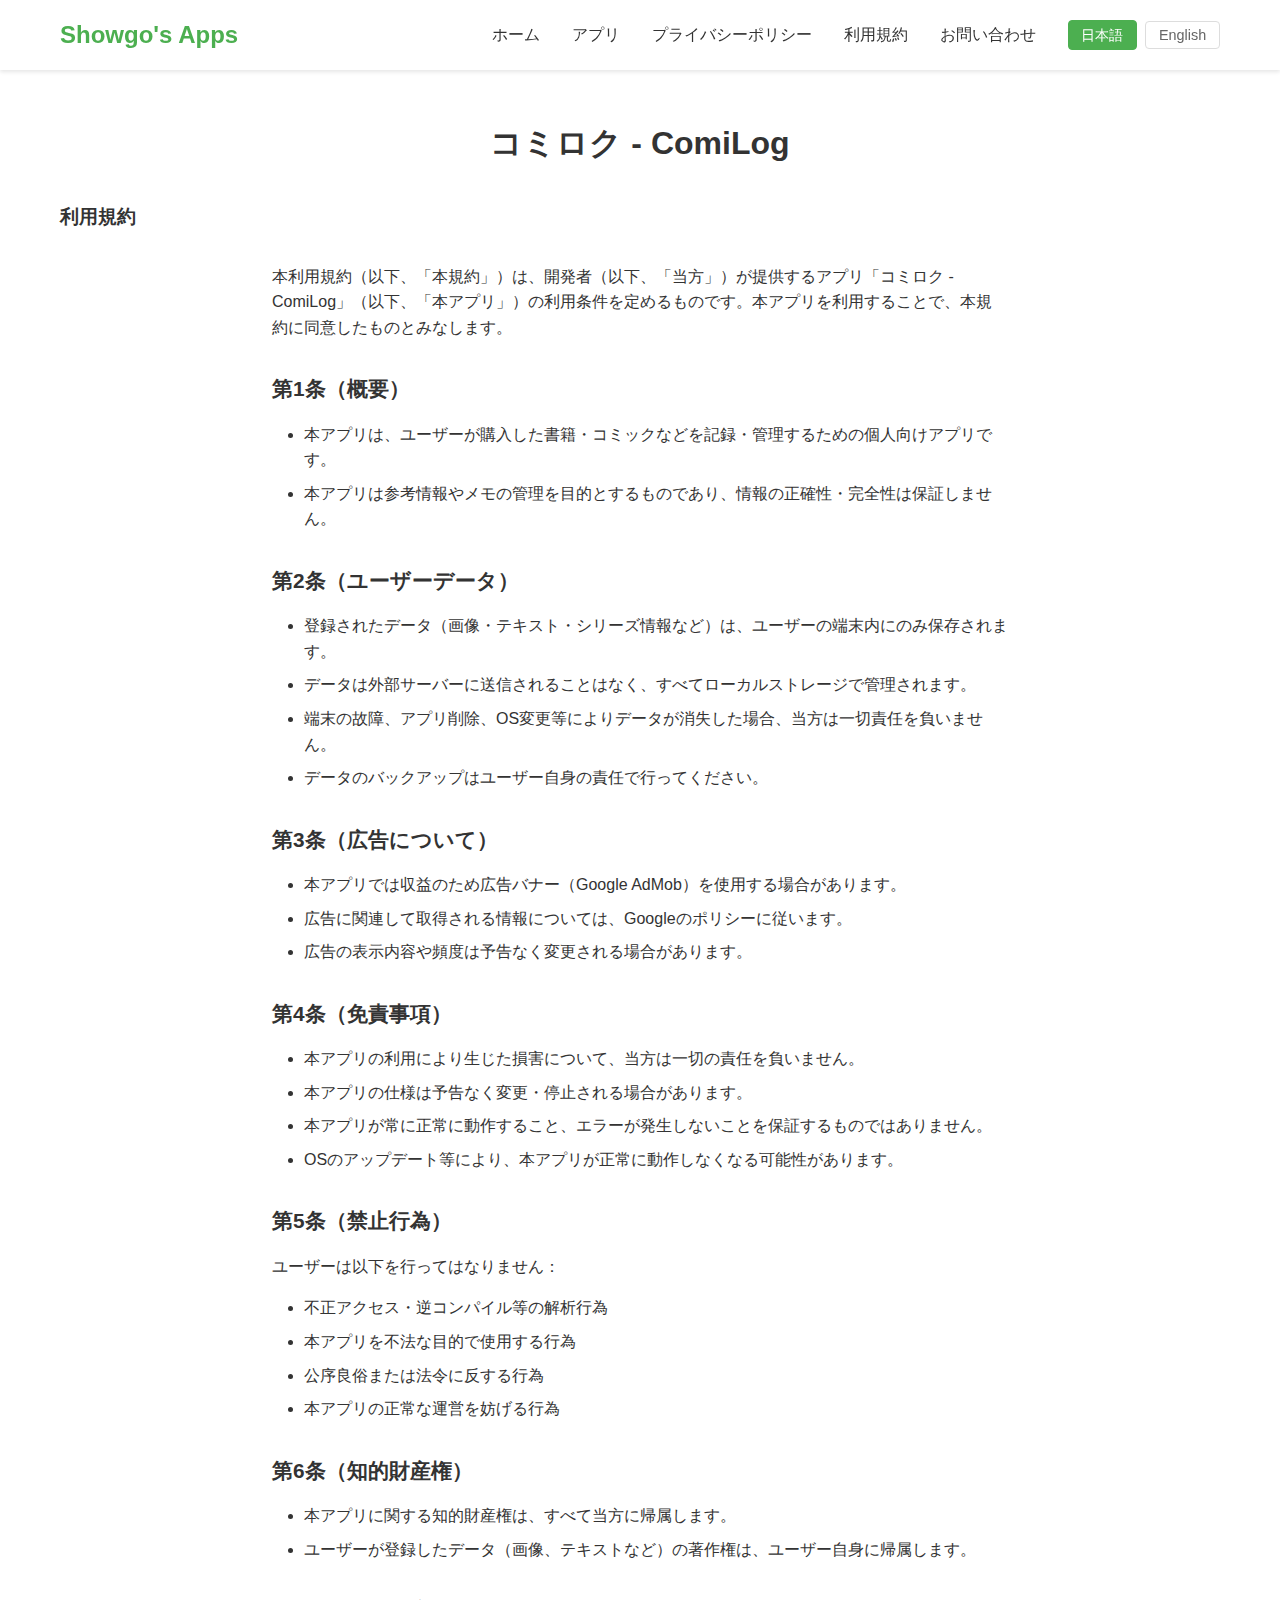
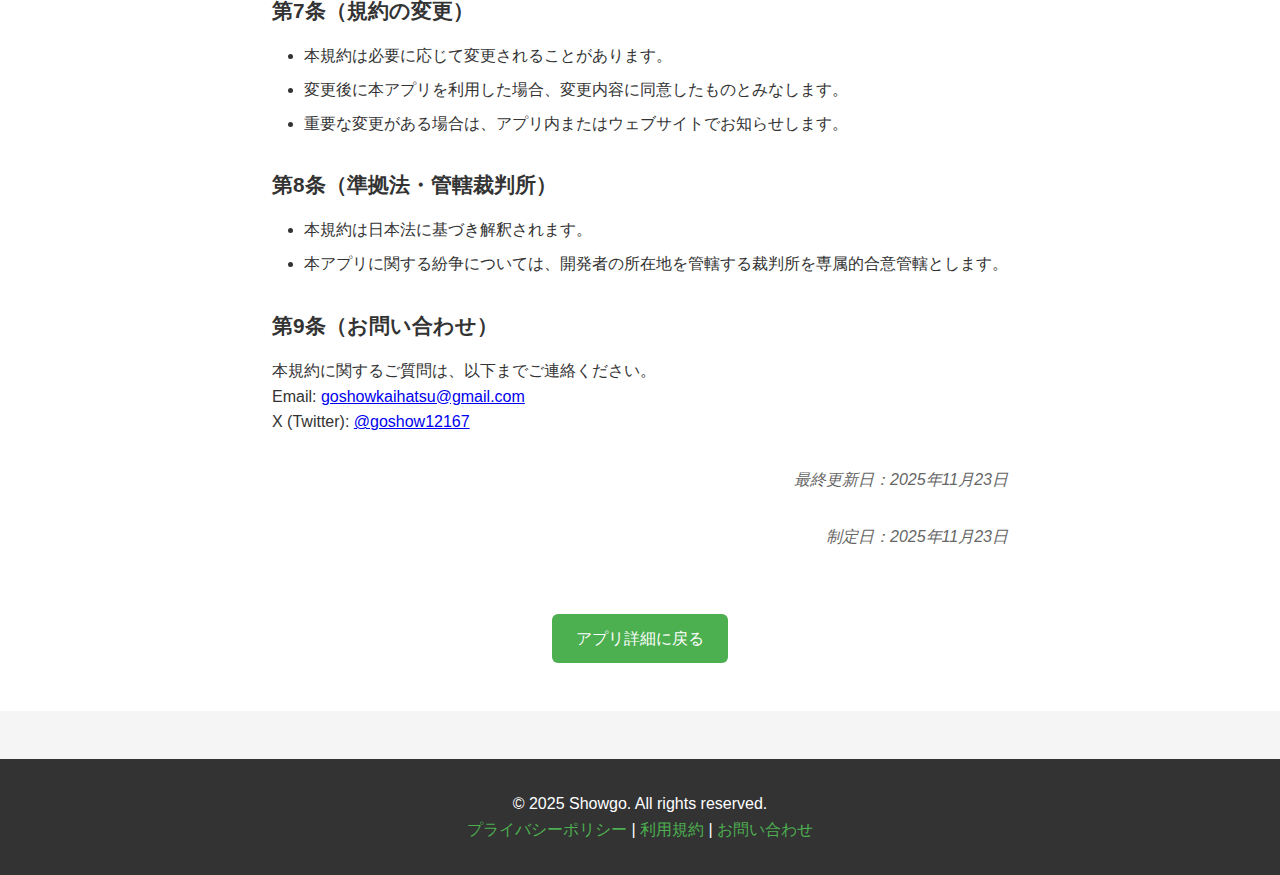
<file: apps/comilog-terms.html>
<!DOCTYPE html>
<html lang="ja">
<head>
    <meta charset="UTF-8">
    <meta name="viewport" content="width=device-width, initial-scale=1.0">
    <meta name="description" content="コミロク - ComiLog 利用規約">
    <title>Terms of Service - コミロク ComiLog</title>
    <link rel="stylesheet" href="../css/style.css">
    <script src="../js/i18n.js" defer></script>
</head>
<body>
    <nav class="navbar">
        <div class="container">
            <h1 class="logo">Showgo's Apps</h1>
            <div style="display: flex; align-items: center; gap: 2rem; flex-wrap: wrap;">
                <ul class="nav-menu">
                    <li><a href="../index.html" data-i18n="nav.home">ホーム</a></li>
                    <li><a href="index.html" data-i18n="nav.apps">アプリ</a></li>
                    <li><a href="../privacy.html" data-i18n="nav.privacy">プライバシーポリシー</a></li>
                    <li><a href="../terms.html" data-i18n="nav.terms">利用規約</a></li>
                    <li><a href="../contact.html" data-i18n="nav.contact">お問い合わせ</a></li>
                </ul>
                <div class="lang-switch">
                    <button data-lang="ja">日本語</button>
                    <button data-lang="en">English</button>
                </div>
            </div>
        </div>
    </nav>

    <section class="privacy-policy">
        <div class="container">
            <h2>コミロク - ComiLog</h2>
            <h3 data-i18n="policy.terms.title">利用規約</h3>
            
            <div class="policy-section">
                <p data-i18n="policy.terms.intro">本利用規約（以下、「本規約」）は、開発者（以下、「当方」）が提供するアプリ「コミロク - ComiLog」（以下、「本アプリ」）の利用条件を定めるものです。本アプリを利用することで、本規約に同意したものとみなします。</p>

                <h4 data-i18n="policy.terms.h1">第1条（概要）</h4>
                <ul>
                    <li data-i18n="policy.terms.li1-1">本アプリは、ユーザーが購入した書籍・コミックなどを記録・管理するための個人向けアプリです。</li>
                    <li data-i18n="policy.terms.li1-2">本アプリは参考情報やメモの管理を目的とするものであり、情報の正確性・完全性は保証しません。</li>
                </ul>

                <h4 data-i18n="policy.terms.h2">第2条（ユーザーデータ）</h4>
                <ul>
                    <li data-i18n="policy.terms.li2-1">登録されたデータ（画像・テキスト・シリーズ情報など）は、ユーザーの端末内にのみ保存されます。</li>
                    <li data-i18n="policy.terms.li2-2">データは外部サーバーに送信されることはなく、すべてローカルストレージで管理されます。</li>
                    <li data-i18n="policy.terms.li2-3">端末の故障、アプリ削除、OS変更等によりデータが消失した場合、当方は一切責任を負いません。</li>
                    <li data-i18n="policy.terms.li2-4">データのバックアップはユーザー自身の責任で行ってください。</li>
                </ul>

                <h4 data-i18n="policy.terms.h3">第3条（広告について）</h4>
                <ul>
                    <li data-i18n="policy.terms.li3-1">本アプリでは収益のため広告バナー（Google AdMob）を使用する場合があります。</li>
                    <li data-i18n="policy.terms.li3-2">広告に関連して取得される情報については、Googleのポリシーに従います。</li>
                    <li data-i18n="policy.terms.li3-3">広告の表示内容や頻度は予告なく変更される場合があります。</li>
                </ul>

                <h4 data-i18n="policy.terms.h4">第4条（免責事項）</h4>
                <ul>
                    <li data-i18n="policy.terms.li4-1">本アプリの利用により生じた損害について、当方は一切の責任を負いません。</li>
                    <li data-i18n="policy.terms.li4-2">本アプリの仕様は予告なく変更・停止される場合があります。</li>
                    <li data-i18n="policy.terms.li4-3">本アプリが常に正常に動作すること、エラーが発生しないことを保証するものではありません。</li>
                    <li data-i18n="policy.terms.li4-4">OSのアップデート等により、本アプリが正常に動作しなくなる可能性があります。</li>
                </ul>

                <h4 data-i18n="policy.terms.h5">第5条（禁止行為）</h4>
                <p data-i18n="policy.terms.p5">ユーザーは以下を行ってはなりません：</p>
                <ul>
                    <li data-i18n="policy.terms.li5-1">不正アクセス・逆コンパイル等の解析行為</li>
                    <li data-i18n="policy.terms.li5-2">本アプリを不法な目的で使用する行為</li>
                    <li data-i18n="policy.terms.li5-3">公序良俗または法令に反する行為</li>
                    <li data-i18n="policy.terms.li5-4">本アプリの正常な運営を妨げる行為</li>
                </ul>

                <h4 data-i18n="policy.terms.h6">第6条（知的財産権）</h4>
                <ul>
                    <li data-i18n="policy.terms.li6-1">本アプリに関する知的財産権は、すべて当方に帰属します。</li>
                    <li data-i18n="policy.terms.li6-2">ユーザーが登録したデータ（画像、テキストなど）の著作権は、ユーザー自身に帰属します。</li>
                </ul>

                <h4 data-i18n="policy.terms.h7">第7条（規約の変更）</h4>
                <ul>
                    <li data-i18n="policy.terms.li7-1">本規約は必要に応じて変更されることがあります。</li>
                    <li data-i18n="policy.terms.li7-2">変更後に本アプリを利用した場合、変更内容に同意したものとみなします。</li>
                    <li data-i18n="policy.terms.li7-3">重要な変更がある場合は、アプリ内またはウェブサイトでお知らせします。</li>
                </ul>

                <h4 data-i18n="policy.terms.h8">第8条（準拠法・管轄裁判所）</h4>
                <ul>
                    <li data-i18n="policy.terms.li8-1">本規約は日本法に基づき解釈されます。</li>
                    <li data-i18n="policy.terms.li8-2">本アプリに関する紛争については、開発者の所在地を管轄する裁判所を専属的合意管轄とします。</li>
                </ul>

                <h4 data-i18n="policy.terms.h9">第9条（お問い合わせ）</h4>
                <p data-i18n="policy.terms.p9">本規約に関するご質問は、以下までご連絡ください。</p>
                <p>Email: <a href="mailto:goshowkaihatsu@gmail.com">goshowkaihatsu@gmail.com</a></p>
                <p>X (Twitter): <a href="https://x.com/goshow12167" target="_blank">@goshow12167</a></p>

                <p class="update-date" data-i18n="policy.terms.updated">最終更新日：2025年11月23日</p>
                <p class="update-date" data-i18n="policy.terms.established">制定日：2025年11月23日</p>
            </div>

            <div style="text-align: center; margin-top: 2rem;">
                <a href="comilog.html" class="btn" data-i18n="app.detail.back">アプリ詳細に戻る</a>
            </div>
        </div>
    </section>

    <footer>
        <div class="container">
            <p data-i18n="footer.rights">&copy; 2025 Showgo. All rights reserved.</p>
            <p><a href="../privacy.html" data-i18n="nav.privacy">プライバシーポリシー</a> | <a href="../terms.html" data-i18n="nav.terms">利用規約</a> | <a href="../contact.html" data-i18n="nav.contact">お問い合わせ</a></p>
        </div>
    </footer>
</body>
</html>
</file>
<file: css/style.css>
/* Reset and Base Styles */
* {
    margin: 0;
    padding: 0;
    box-sizing: border-box;
}

body {
    font-family: -apple-system, BlinkMacSystemFont, 'Segoe UI', 'Roboto', 'Helvetica Neue', Arial, sans-serif;
    line-height: 1.6;
    color: #333;
    background-color: #f5f5f5;
}

.container {
    max-width: 1200px;
    margin: 0 auto;
    padding: 0 20px;
}

/* Navigation */
.navbar {
    background-color: #fff;
    box-shadow: 0 2px 4px rgba(0,0,0,0.1);
    position: sticky;
    top: 0;
    z-index: 100;
}

.navbar .container {
    display: flex;
    justify-content: space-between;
    align-items: center;
    padding: 1rem 20px;
}

.logo {
    font-size: 1.5rem;
    font-weight: bold;
    color: #4CAF50;
}

.nav-menu {
    display: flex;
    list-style: none;
    gap: 2rem;
}

.nav-menu a {
    text-decoration: none;
    color: #333;
    font-weight: 500;
    transition: color 0.3s;
}

.nav-menu a:hover,
.nav-menu a.active {
    color: #4CAF50;
}

/* Hero Section */
.hero {
    background: linear-gradient(135deg, #4CAF50 0%, #45a049 100%);
    color: white;
    padding: 4rem 0;
    text-align: center;
}

.hero h2 {
    font-size: 2.5rem;
    margin-bottom: 1rem;
}

.hero p {
    font-size: 1.2rem;
    opacity: 0.9;
}

/* App Grid */
.featured-apps,
.apps-list {
    padding: 3rem 0;
}

.featured-apps h3,
.apps-list h2 {
    text-align: center;
    font-size: 2rem;
    margin-bottom: 2rem;
    color: #333;
}

.app-grid {
    display: grid;
    grid-template-columns: repeat(auto-fill, minmax(300px, 1fr));
    gap: 2rem;
    margin-top: 2rem;
}

.app-card {
    background: white;
    border-radius: 12px;
    padding: 2rem;
    box-shadow: 0 4px 6px rgba(0,0,0,0.1);
    transition: transform 0.3s, box-shadow 0.3s;
}

.app-card:hover {
    transform: translateY(-5px);
    box-shadow: 0 6px 12px rgba(0,0,0,0.15);
}

.app-card.placeholder {
    opacity: 0.6;
}

.app-icon {
    text-align: center;
    margin-bottom: 1rem;
}

.app-icon img {
    width: 100px;
    height: 100px;
    border-radius: 20px;
}

.app-card h4,
.app-card h3 {
    font-size: 1.3rem;
    margin-bottom: 0.5rem;
    color: #333;
}

.app-card p {
    color: #666;
    margin-bottom: 1rem;
}

.app-links {
    display: flex;
    gap: 1rem;
    flex-wrap: wrap;
}

/* Buttons */
.btn {
    display: inline-block;
    padding: 0.75rem 1.5rem;
    background-color: #4CAF50;
    color: white;
    text-decoration: none;
    border-radius: 6px;
    font-weight: 500;
    transition: background-color 0.3s;
    text-align: center;
}

.btn:hover {
    background-color: #45a049;
}

.btn-secondary {
    background-color: #757575;
}

.btn-secondary:hover {
    background-color: #616161;
}

.btn-primary {
    background-color: #4CAF50;
    font-size: 1.1rem;
}

/* App Detail Page */
.app-detail {
    background: white;
    padding: 3rem 0;
}

.app-header {
    display: flex;
    gap: 2rem;
    margin-bottom: 3rem;
    align-items: flex-start;
}

.app-icon-large img {
    width: 120px;
    height: 120px;
    border-radius: 24px;
    box-shadow: 0 4px 8px rgba(0,0,0,0.2);
}

.app-info h2 {
    font-size: 2rem;
    margin-bottom: 0.5rem;
}

.app-subtitle {
    color: #666;
    font-size: 1.1rem;
    margin-bottom: 1.5rem;
}

.app-buttons {
    display: flex;
    gap: 1rem;
    flex-wrap: wrap;
}

.app-content {
    max-width: 800px;
}

.features,
.screenshots,
.requirements {
    margin-bottom: 3rem;
}

.features h3,
.screenshots h3,
.requirements h3 {
    font-size: 1.5rem;
    margin-bottom: 1rem;
    color: #333;
}

.feature-list {
    list-style: none;
}

.feature-list li {
    margin-bottom: 1.5rem;
    padding-left: 1.5rem;
    position: relative;
}

.feature-list li:before {
    content: "✓";
    position: absolute;
    left: 0;
    color: #4CAF50;
    font-weight: bold;
}

.feature-list strong {
    display: block;
    margin-bottom: 0.25rem;
    color: #333;
}

.screenshot-grid {
    display: grid;
    grid-template-columns: repeat(auto-fit, minmax(250px, 1fr));
    gap: 1rem;
}

.screenshot-grid img {
    width: 100%;
    border-radius: 8px;
    box-shadow: 0 2px 8px rgba(0,0,0,0.15);
}

.requirements ul {
    list-style: disc;
    padding-left: 2rem;
}

.requirements li {
    margin-bottom: 0.5rem;
}

/* Privacy Policy */
.privacy-policy {
    background: white;
    padding: 3rem 0;
}

.privacy-policy h2 {
    font-size: 2rem;
    margin-bottom: 2rem;
    text-align: center;
}

.policy-section {
    max-width: 800px;
    margin: 0 auto;
    padding: 2rem;
}

.policy-section h3 {
    font-size: 1.8rem;
    margin-bottom: 1.5rem;
    color: #4CAF50;
}

.policy-section h4 {
    font-size: 1.3rem;
    margin-top: 2rem;
    margin-bottom: 1rem;
    color: #333;
}

.policy-section ul {
    margin: 1rem 0 1rem 2rem;
}

.policy-section li {
    margin-bottom: 0.5rem;
}

.update-date {
    margin-top: 2rem;
    text-align: right;
    color: #666;
    font-style: italic;
}

/* Contact Page */
.contact {
    background: white;
    padding: 3rem 0;
}

.contact h2 {
    font-size: 2rem;
    margin-bottom: 1rem;
    text-align: center;
}

.contact > .container > p {
    text-align: center;
    margin-bottom: 2rem;
    color: #666;
}

.contact-methods {
    display: grid;
    grid-template-columns: repeat(auto-fit, minmax(300px, 1fr));
    gap: 2rem;
    margin-bottom: 3rem;
}

.contact-card {
    background: #f9f9f9;
    padding: 2rem;
    border-radius: 8px;
    text-align: center;
}

.contact-card h3 {
    margin-bottom: 1rem;
    color: #4CAF50;
}

.contact-card p {
    margin-bottom: 1.5rem;
    color: #666;
}

.faq {
    max-width: 800px;
    margin: 0 auto;
}

.faq h3 {
    font-size: 1.8rem;
    margin-bottom: 1.5rem;
    text-align: center;
}

.faq-item {
    background: #f9f9f9;
    padding: 1.5rem;
    border-radius: 8px;
    margin-bottom: 1rem;
}

.faq-item h4 {
    margin-bottom: 0.5rem;
    color: #333;
}

.faq-item p {
    color: #666;
}

/* Footer */
footer {
    background-color: #333;
    color: white;
    padding: 2rem 0;
    text-align: center;
    margin-top: 3rem;
}

footer a {
    color: #4CAF50;
    text-decoration: none;
}

footer a:hover {
    text-decoration: underline;
}

/* Responsive Design */
@media (max-width: 768px) {
    .nav-menu {
        flex-wrap: wrap;
        gap: 1rem;
    }
    
    .hero h2 {
        font-size: 1.8rem;
    }
    
    .hero p {
        font-size: 1rem;
    }
    
    .app-grid {
        grid-template-columns: 1fr;
    }
    
    .app-header {
        flex-direction: column;
        text-align: center;
    }
    
    .app-icon-large {
        margin: 0 auto;
    }
    
    .app-buttons {
        justify-content: center;
    }
}

/* Language Switcher */
.lang-switch {
    display: flex;
    gap: 0.5rem;
    align-items: center;
}

.lang-switch button {
    padding: 0.3rem 0.8rem;
    border: 1px solid #ddd;
    background-color: #fff;
    color: #666;
    border-radius: 4px;
    cursor: pointer;
    font-size: 0.9rem;
    transition: all 0.3s ease;
}

.lang-switch button:hover {
    background-color: #f5f5f5;
    border-color: #4CAF50;
}

.lang-switch button.active {
    background-color: #4CAF50;
    color: #fff;
    border-color: #4CAF50;
}

@media (max-width: 480px) {
    .container {
        padding: 0 15px;
    }
    
    .navbar .container {
        flex-direction: column;
        gap: 1rem;
    }
    
    .nav-menu {
        width: 100%;
        justify-content: center;
    }
    
    .lang-switch {
        width: 100%;
        justify-content: center;
    }
}
</file>
